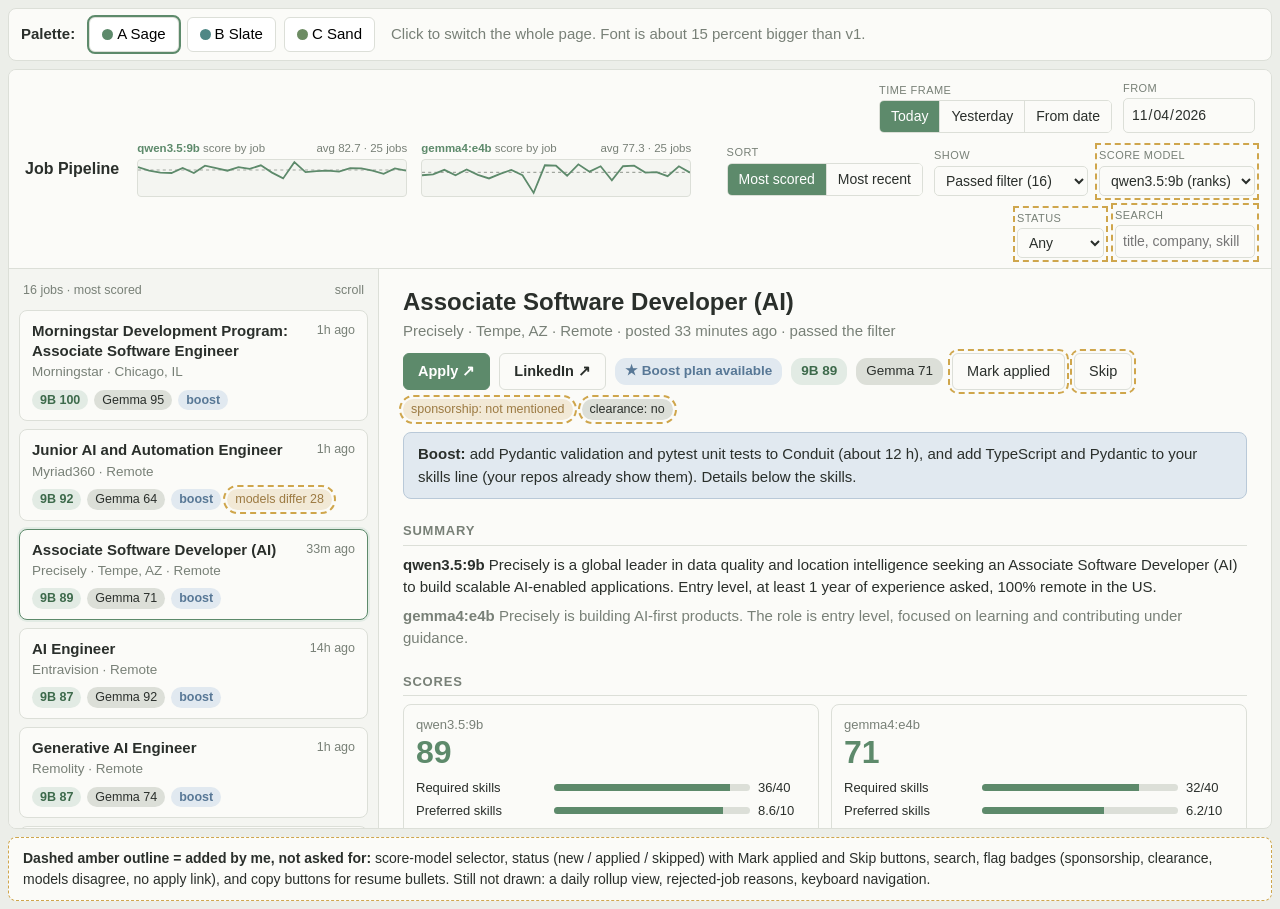
<file: docs/superpowers/specs/assets/jobs-page-mockup-v2.html>
<!DOCTYPE html>
<html lang="en">
<head>
<meta charset="utf-8">
<title>Jobs page mockup v2</title>
<style>
  /* Palette A: Sage (default). Muted green and warm gray. */
  :root, :root[data-pal="sage"] {
    --bg:#eceee9; --panel:#fbfbf8; --nav:#f4f5f1; --ink:#2a2f2b; --muted:#788077; --line:#dcdfd8;
    --green:#5d8a6b; --green-soft:#e2ebe4; --green-ink:#3d6a4b;
    --amber:#9c7a42; --amber-soft:#f2e9d6; --red:#9c5a52; --red-soft:#f0e0dd;
    --blue:#587896; --blue-soft:#e1e9f0; --blue-line:#b9c9d8; --gray:#a2a79f; --btn-ink:#ffffff; }
  /* Palette B: Slate. Muted blue-gray with a teal-green accent. */
  :root[data-pal="slate"] {
    --bg:#e9ecf0; --panel:#f8f9fb; --nav:#f0f2f5; --ink:#262b33; --muted:#6f7886; --line:#d9dee5;
    --green:#4f8785; --green-soft:#dfebea; --green-ink:#336563;
    --amber:#957a4d; --amber-soft:#efe8d8; --red:#97575d; --red-soft:#efdfe0;
    --blue:#5a74a0; --blue-soft:#e0e6f1; --blue-line:#b8c4dc; --gray:#a1a8b3; --btn-ink:#ffffff; }
  /* Palette C: Sand. Warm paper with an olive accent. */
  :root[data-pal="sand"] {
    --bg:#f1ede5; --panel:#fcfaf6; --nav:#f6f2ea; --ink:#33302a; --muted:#8a8377; --line:#e4ddd0;
    --green:#6d8c63; --green-soft:#e6ecdc; --green-ink:#4b6a42;
    --amber:#a9823f; --amber-soft:#f3e8cf; --red:#a2574b; --red-soft:#f1dfd9;
    --blue:#6580a0; --blue-soft:#e4e9ef; --blue-line:#bfcbd8; --gray:#aaa395; --btn-ink:#ffffff; }

  * { box-sizing:border-box; }
  body { margin:0; font:15px/1.5 -apple-system, "Segoe UI", Roboto, sans-serif; color:var(--ink); background:var(--bg); }
  .pal-bar { display:flex; gap:8px; align-items:center; padding:8px 12px; margin:8px; background:var(--panel); border:1px solid var(--line); border-radius:8px; }
  .pal-bar b { margin-right:6px; }
  .pal-btn { padding:5px 12px; border:1px solid var(--line); border-radius:6px; background:#fff; cursor:pointer; font:inherit; }
  .pal-btn.selected, .pal-btn.on { outline:2px solid var(--green); }
  .sw { display:inline-block; width:11px; height:11px; border-radius:50%; margin-right:4px; vertical-align:-1px; }
  .app { display:grid; grid-template-rows:auto 1fr; height:760px; margin:8px; border:1px solid var(--line); border-radius:8px; overflow:hidden; background:var(--panel); }

  /* top bar */
  .topbar { display:flex; align-items:center; gap:18px; padding:10px 16px; border-bottom:1px solid var(--line); background:var(--panel); }
  .brand { font-weight:700; white-space:nowrap; font-size:16px; }
  .charts { display:flex; gap:14px; align-items:center; }
  .chart { display:flex; flex-direction:column; gap:2px; }
  .chart .cap { font-size:11.5px; color:var(--muted); display:flex; justify-content:space-between; width:270px; }
  .chart svg { display:block; background:var(--nav); border:1px solid var(--line); border-radius:4px; }
  .controls { display:flex; gap:11px; align-items:flex-end; margin-left:auto; flex-wrap:wrap; justify-content:flex-end; }
  .ctl { display:flex; flex-direction:column; gap:2px; }
  .ctl label { font-size:11px; color:var(--muted); text-transform:uppercase; letter-spacing:.04em; }
  select, input[type=text], input[type=date] { font:inherit; font-size:14px; padding:5px 7px; border:1px solid var(--line); border-radius:5px; background:var(--panel); color:var(--ink); }
  .seg { display:inline-flex; border:1px solid var(--line); border-radius:5px; overflow:hidden; font-size:14px; }
  .seg span { padding:5px 11px; background:var(--panel); border-right:1px solid var(--line); }
  .seg span:last-child { border-right:none; }
  .seg span.on { background:var(--green); color:var(--btn-ink); }
  .mine { outline:2px dashed #cfa64c; outline-offset:2px; }

  /* body */
  .body { display:grid; grid-template-columns:370px 1fr; min-height:0; }
  .nav { border-right:1px solid var(--line); overflow-y:auto; background:var(--nav); padding:10px; display:flex; flex-direction:column; gap:8px; }
  .nav-head { font-size:12.5px; color:var(--muted); padding:2px 4px; display:flex; justify-content:space-between; }
  .card { background:var(--panel); border:1px solid var(--line); border-radius:8px; padding:10px 12px; position:relative; }
  .card.active { border-color:var(--green); box-shadow:0 0 0 2px var(--green-soft); }
  .card .t { font-weight:600; font-size:15px; padding-right:52px; line-height:1.35; }
  .card .c { color:var(--muted); font-size:13.5px; margin-top:1px; }
  .card .row { display:flex; gap:6px; margin-top:7px; align-items:center; flex-wrap:wrap; }
  .pill { font-size:12.5px; border-radius:11px; padding:1px 8px; background:var(--line); color:var(--ink); white-space:nowrap; }
  .pill.s { background:var(--green-soft); color:var(--green-ink); font-weight:600; }
  .pill.boost { background:var(--blue-soft); color:var(--blue); font-weight:600; }
  .pill.warn { background:var(--amber-soft); color:var(--amber); }
  .card .when { position:absolute; right:12px; top:10px; font-size:12.5px; color:var(--muted); }

  .main { overflow-y:auto; padding:18px 24px 34px; }
  h1 { font-size:24px; margin:0 0 3px; line-height:1.25; }
  .sub { color:var(--muted); margin-bottom:10px; }
  .head-row { display:flex; gap:9px; align-items:center; flex-wrap:wrap; margin:8px 0 12px; }
  .btn { display:inline-block; padding:7px 14px; border-radius:6px; border:1px solid var(--line); background:var(--panel); font-weight:600; font-size:14.5px; }
  .btn.primary { background:var(--green); border-color:var(--green); color:var(--btn-ink); }
  .banner { background:var(--blue-soft); border:1px solid var(--blue-line); border-radius:8px; padding:10px 14px; margin:10px 0 14px; color:var(--ink); }
  h2 { font-size:13px; text-transform:uppercase; letter-spacing:.06em; color:var(--muted); margin:22px 0 8px; border-bottom:1px solid var(--line); padding-bottom:4px; }
  .scores { display:grid; grid-template-columns:repeat(2, 1fr); gap:12px; }
  .score { border:1px solid var(--line); border-radius:8px; padding:10px 12px; background:var(--panel); }
  .score .big { font-size:32px; font-weight:700; color:var(--green); line-height:1.1; }
  .score .mname { font-size:13px; color:var(--muted); }
  .bars { margin-top:8px; display:grid; grid-template-columns:130px 1fr 48px; gap:4px 8px; font-size:13px; align-items:center; }
  .bar { height:7px; background:var(--line); border-radius:4px; overflow:hidden; } .bar i { display:block; height:100%; background:var(--green); }
  .skills { display:grid; grid-template-columns:repeat(2, 1fr); gap:12px; }
  .skillbox { border:1px solid var(--line); border-radius:8px; padding:10px 12px; background:var(--panel); }
  .skillbox h3 { font-size:14px; margin:0 0 8px; }
  .grp { margin:6px 0; } .grp b { font-size:12px; color:var(--muted); display:block; margin-bottom:3px; font-weight:600; }
  .chip { display:inline-block; margin:2px 4px 2px 0; padding:2px 9px; border-radius:11px; font-size:13px; }
  .chip.y { background:var(--green-soft); color:var(--green-ink); } .chip.sim { background:var(--amber-soft); color:var(--amber); } .chip.no { background:var(--red-soft); color:var(--red); }
  .boostbox { border:1px solid var(--blue-line); background:var(--blue-soft); border-radius:8px; padding:12px 14px; }
  .boostbox ul { margin:6px 0 8px 20px; padding:0; } .boostbox li { margin:4px 0; }
  .jd { white-space:pre-wrap; background:var(--nav); border:1px solid var(--line); border-radius:8px; padding:12px 14px; max-height:170px; overflow:hidden; }
  .mine-panel { background:var(--panel); border:1px dashed #cfa64c; border-radius:8px; padding:10px 14px; margin:8px; font-size:14px; }
  .mine-panel ul { margin:5px 0 0 20px; padding:0; }
  .note { background:var(--amber-soft); border:1px solid #e1cf9d; color:#5f4b1d; padding:9px 14px; margin:8px; border-radius:8px; font-size:14px; }
</style>
<script>
  function setPal(name, el) {
    document.documentElement.setAttribute('data-pal', name);
    document.querySelectorAll('.pal-btn').forEach(function (b) { b.classList.remove('on'); });
    el.classList.add('on');
  }
</script>
</head>
<body>

<div class="pal-bar">
  <b>Palette:</b>
  <button class="pal-btn on" data-choice="sage" onclick="setPal('sage', this); toggleSelect(this)"><span class="sw" style="background:#5d8a6b"></span>A Sage</button>
  <button class="pal-btn" data-choice="slate" onclick="setPal('slate', this); toggleSelect(this)"><span class="sw" style="background:#4f8785"></span>B Slate</button>
  <button class="pal-btn" data-choice="sand" onclick="setPal('sand', this); toggleSelect(this)"><span class="sw" style="background:#6d8c63"></span>C Sand</button>
  <span style="color:var(--muted);margin-left:8px">Click to switch the whole page. Font is about 15 percent bigger than v1.</span>
</div>

<div class="app">
  <div class="topbar">
    <div class="brand">Job Pipeline</div>

    <div class="charts">
      <div class="chart">
        <div class="cap"><span><b style="color:var(--green)">qwen3.5:9b</b> score by job</span><span>avg 82.7 &middot; 25 jobs</span></div>
        <svg width="270" height="38" viewBox="0 0 260 34" preserveAspectRatio="none">
          <line x1="0" y1="9.4" x2="260" y2="9.4" style="stroke:var(--gray)" stroke-width="1" stroke-dasharray="3 3"/>
          <polyline fill="none" style="stroke:var(--green)" stroke-width="1.7" points="0.0,6.7 10.8,10.1 21.7,11.9 32.5,12.3 43.3,7.6 54.2,12.3 65.0,5.4 75.8,7.6 86.7,10.1 97.5,6.7 108.3,8.4 119.2,5.0 130.0,11.9 140.8,17.4 151.7,2.0 162.5,11.4 173.3,10.6 184.2,10.1 195.0,11.0 205.8,7.6 216.7,8.0 227.5,10.1 238.3,13.1 249.2,8.0 260.0,10.1"/>
        </svg>
      </div>
      <div class="chart">
        <div class="cap"><span><b style="color:var(--green)">gemma4:e4b</b> score by job</span><span>avg 77.3 &middot; 25 jobs</span></div>
        <svg width="270" height="38" viewBox="0 0 260 34" preserveAspectRatio="none">
          <line x1="0" y1="11.7" x2="260" y2="11.7" style="stroke:var(--gray)" stroke-width="1" stroke-dasharray="3 3"/>
          <polyline fill="none" style="stroke:var(--green)" stroke-width="1.7" points="0.0,14.4 10.8,13.6 21.7,9.3 32.5,14.4 43.3,8.9 54.2,14.0 65.0,17.4 75.8,13.1 86.7,9.3 97.5,14.4 108.3,31.1 119.2,5.0 130.0,5.4 140.8,14.9 151.7,4.1 162.5,11.0 173.3,5.9 184.2,19.1 195.0,5.9 205.8,5.4 216.7,11.9 227.5,11.4 238.3,15.3 249.2,5.9 260.0,11.9"/>
        </svg>
      </div>
    </div>

    <div class="controls">
      <div class="ctl"><label>Time frame</label><span class="seg"><span class="on">Today</span><span>Yesterday</span><span>From date</span></span></div>
      <div class="ctl"><label>From</label><input type="date" value="2026-11-04" disabled style="width:132px"></div>
      <div class="ctl"><label>Sort</label><span class="seg"><span class="on">Most scored</span><span>Most recent</span></span></div>
      <div class="ctl"><label>Show</label>
        <select><option>Passed filter (16)</option><option>All (25)</option><option>Rejected (9)</option><option>Flagged (6)</option><option>With boost plan (5)</option></select></div>
      <div class="ctl mine"><label>Score model</label><select><option>qwen3.5:9b (ranks)</option><option>gemma4:e4b</option><option>Average of both</option></select></div>
      <div class="ctl mine"><label>Status</label><select><option>Any</option><option>New</option><option>Applied</option><option>Skipped</option></select></div>
      <div class="ctl mine"><label>Search</label><input type="text" placeholder="title, company, skill" style="width:140px"></div>
    </div>
  </div>

  <div class="body">
    <div class="nav">
      <div class="nav-head"><span>16 jobs &middot; most scored</span><span>scroll</span></div>

      <div class="card"><div class="when">1h ago</div><div class="t">Morningstar Development Program: Associate Software Engineer</div><div class="c">Morningstar &middot; Chicago, IL</div>
        <div class="row"><span class="pill s">9B 100</span><span class="pill">Gemma 95</span><span class="pill boost">boost</span></div></div>
      <div class="card"><div class="when">1h ago</div><div class="t">Junior AI and Automation Engineer</div><div class="c">Myriad360 &middot; Remote</div>
        <div class="row"><span class="pill s">9B 92</span><span class="pill">Gemma 64</span><span class="pill boost">boost</span><span class="pill warn mine">models differ 28</span></div></div>
      <div class="card active"><div class="when">33m ago</div><div class="t">Associate Software Developer (AI)</div><div class="c">Precisely &middot; Tempe, AZ &middot; Remote</div>
        <div class="row"><span class="pill s">9B 89</span><span class="pill">Gemma 71</span><span class="pill boost">boost</span></div></div>
      <div class="card"><div class="when">14h ago</div><div class="t">AI Engineer</div><div class="c">Entravision &middot; Remote</div>
        <div class="row"><span class="pill s">9B 87</span><span class="pill">Gemma 92</span><span class="pill boost">boost</span></div></div>
      <div class="card"><div class="when">1h ago</div><div class="t">Generative AI Engineer</div><div class="c">Remolity &middot; Remote</div>
        <div class="row"><span class="pill s">9B 87</span><span class="pill">Gemma 74</span><span class="pill boost">boost</span></div></div>
      <div class="card"><div class="when">20h ago</div><div class="t">Software Engineer</div><div class="c">Mintive &middot; Remote</div>
        <div class="row"><span class="pill s">9B 86</span><span class="pill">Gemma 77</span></div></div>
      <div class="card"><div class="when">20h ago</div><div class="t">Software Engineer, Agents</div><div class="c">Standard Template Labs &middot; Hybrid</div>
        <div class="row"><span class="pill s">9B 86</span><span class="pill">Gemma 91</span></div></div>
      <div class="card"><div class="when">22h ago</div><div class="t">Software Engineer, Agent Delivery</div><div class="c">Teli Labs &middot; Remote</div>
        <div class="row"><span class="pill s">9B 81</span><span class="pill">Gemma 78</span></div></div>
      <div class="card"><div class="when">18m ago</div><div class="t">Forward Deployed Engineer</div><div class="c">Zetta2 &middot; Remote</div>
        <div class="row"><span class="pill s">9B 79</span><span class="pill">Gemma 91</span><span class="pill warn">no apply link</span></div></div>
    </div>

    <div class="main">
      <h1>Associate Software Developer (AI)</h1>
      <div class="sub">Precisely &middot; Tempe, AZ &middot; Remote &middot; posted 33 minutes ago &middot; passed the filter</div>
      <div class="head-row">
        <span class="btn primary">Apply &#8599;</span>
        <span class="btn">LinkedIn &#8599;</span>
        <span class="pill boost" style="font-size:13.5px;padding:3px 10px">&#9733; Boost plan available</span>
        <span class="pill s" style="font-size:13.5px;padding:3px 10px">9B 89</span>
        <span class="pill" style="font-size:13.5px;padding:3px 10px">Gemma 71</span>
        <span class="mine btn" style="font-weight:500">Mark applied</span>
        <span class="mine btn" style="font-weight:500">Skip</span>
        <span class="mine pill warn">sponsorship: not mentioned</span>
        <span class="mine pill">clearance: no</span>
      </div>

      <div class="banner"><b>Boost:</b> add Pydantic validation and pytest unit tests to Conduit (about 12 h), and add TypeScript and Pydantic to your skills line (your repos already show them). Details below the skills.</div>

      <h2>Summary</h2>
      <div><b>qwen3.5:9b</b> Precisely is a global leader in data quality and location intelligence seeking an Associate Software Developer (AI) to build scalable AI-enabled applications. Entry level, at least 1 year of experience asked, 100% remote in the US.</div>
      <div style="margin-top:6px;color:var(--muted)"><b>gemma4:e4b</b> Precisely is building AI-first products. The role is entry level, focused on learning and contributing under guidance.</div>

      <h2>Scores</h2>
      <div class="scores">
        <div class="score"><div class="mname">qwen3.5:9b</div><div class="big">89</div>
          <div class="bars">
            <span>Required skills</span><div class="bar"><i style="width:90%"></i></div><span>36/40</span>
            <span>Preferred skills</span><div class="bar"><i style="width:86%"></i></div><span>8.6/10</span>
            <span>Learnability</span><div class="bar"><i style="width:75%"></i></div><span>7.5/10</span>
            <span>Experience fit</span><div class="bar"><i style="width:85%"></i></div><span>17/20</span>
            <span>Role alignment</span><div class="bar"><i style="width:100%"></i></div><span>20/20</span>
          </div></div>
        <div class="score"><div class="mname">gemma4:e4b</div><div class="big">71</div>
          <div class="bars">
            <span>Required skills</span><div class="bar"><i style="width:80%"></i></div><span>32/40</span>
            <span>Preferred skills</span><div class="bar"><i style="width:62%"></i></div><span>6.2/10</span>
            <span>Learnability</span><div class="bar"><i style="width:50%"></i></div><span>5/10</span>
            <span>Experience fit</span><div class="bar"><i style="width:65%"></i></div><span>13/20</span>
            <span>Role alignment</span><div class="bar"><i style="width:75%"></i></div><span>15/20</span>
          </div></div>
      </div>

      <h2>Skills (what you have first, then similar, then missing)</h2>
      <div class="skills">
        <div class="skillbox"><h3>qwen3.5:9b</h3>
          <div class="grp"><b>REQUIRED &middot; you have</b><span class="chip y">Python/TypeScript/Java/C#/Go (any one)</span><span class="chip y">REST APIs</span><span class="chip y">FastAPI/Django/Flask/... (any one)</span><span class="chip y">Object-oriented programming</span></div>
          <div class="grp"><b>REQUIRED &middot; similar</b><span style="color:var(--muted)">none</span></div>
          <div class="grp"><b>REQUIRED &middot; missing</b><span class="chip no">Pydantic</span></div>
          <div class="grp"><b>PREFERRED &middot; you have</b><span class="chip y">Web development</span><span class="chip y">Git</span><span class="chip y">Docker</span><span class="chip y">CI/CD tooling</span></div>
          <div class="grp"><b>PREFERRED &middot; similar</b><span class="chip sim">Data engineering concepts</span><span class="chip sim">Cloud platforms</span></div>
          <div class="grp"><b>PREFERRED &middot; missing</b><span class="chip no">Unit/integration testing</span></div>
        </div>
        <div class="skillbox"><h3>gemma4:e4b</h3>
          <div class="grp"><b>REQUIRED &middot; you have</b><span class="chip y">Python</span><span class="chip y">FastAPI</span><span class="chip y">REST APIs</span><span class="chip y">CI/CD</span></div>
          <div class="grp"><b>REQUIRED &middot; similar</b><span style="color:var(--muted)">none</span></div>
          <div class="grp"><b>REQUIRED &middot; missing</b><span class="chip no">Object-oriented programming</span></div>
          <div class="grp"><b>PREFERRED &middot; you have</b><span class="chip y">LLMs</span><span class="chip y">Docker</span><span class="chip y">GCP</span></div>
          <div class="grp"><b>PREFERRED &middot; similar</b><span class="chip sim">TypeScript</span><span class="chip sim">Java</span></div>
          <div class="grp"><b>PREFERRED &middot; missing</b><span class="chip no">C#</span><span class="chip no">Go</span><span class="chip no">Pydantic</span></div>
        </div>
      </div>

      <h2>Boost</h2>
      <div class="boostbox">
        <b>Best move:</b> add Pydantic validation and unit tests to Conduit; it already has FastAPI and Redis, so the addition is natural. This covers two required gaps.
        <ul>
          <li><b>Extend Conduit</b> (about 12 h): Pydantic models for request/response validation, pytest unit tests for the rate limiter and budget logic, GitHub Actions workflow. <i>Pathway: 1. check the repo for existing models, 2. define models, 3. apply to endpoints, 4. unit tests, 5. CI.</i></li>
          <li><b>Add to your resume now</b> (your repos already show them): TypeScript (sundial, Solwards), Pydantic (BrokeNoMore).</li>
          <li><b>Rewordings:</b> 1 clean, 3 risky (shown separately with the reasons).</li>
        </ul>
        <span class="mine btn" style="font-weight:500">Copy resume bullet</span> <span class="mine btn" style="font-weight:500">Open full plan</span>
      </div>

      <h2>Job description</h2>
      <div class="jd">About the role. We are seeking a passionate Associate Software Developer (AI) to join our engineering team building scalable applications. You will work under the guidance of experienced developers, participate in real projects, and build your skills with modern languages, frameworks, and practices.

What You Will Do: assist in designing, developing, and maintaining AI-enabled applications using Python, TypeScript, Java, C#, or Go. Learn to use Pydantic for defining and validating data models. Support testing and CI/CD processes...</div>
      <div style="text-align:center;color:var(--muted);margin-top:5px">show full description</div>
    </div>
  </div>
</div>

<div class="mine-panel"><b>Dashed amber outline = added by me, not asked for:</b> score-model selector, status (new / applied / skipped) with Mark applied and Skip buttons, search, flag badges (sponsorship, clearance, models disagree, no apply link), and copy buttons for resume bullets. Still not drawn: a daily rollup view, rejected-job reasons, keyboard navigation.</div>

</body>
</html>
</file>
